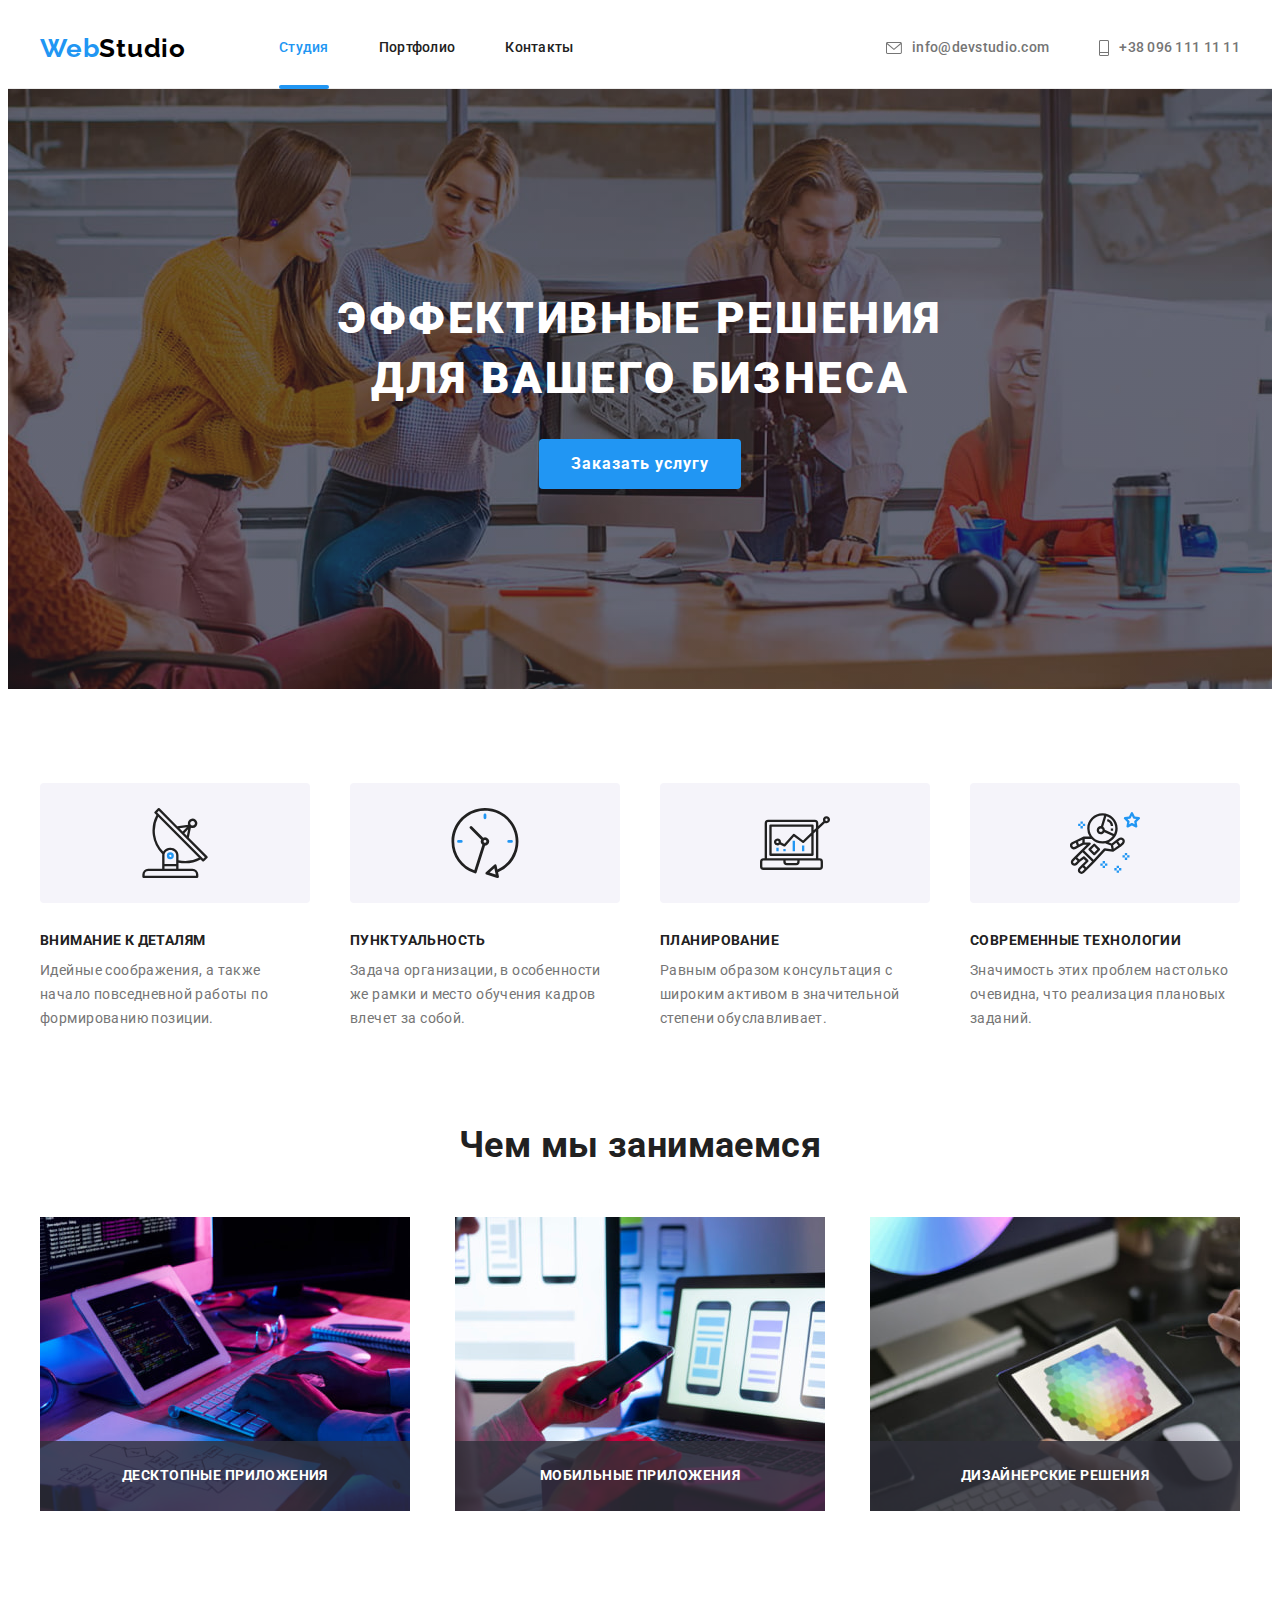
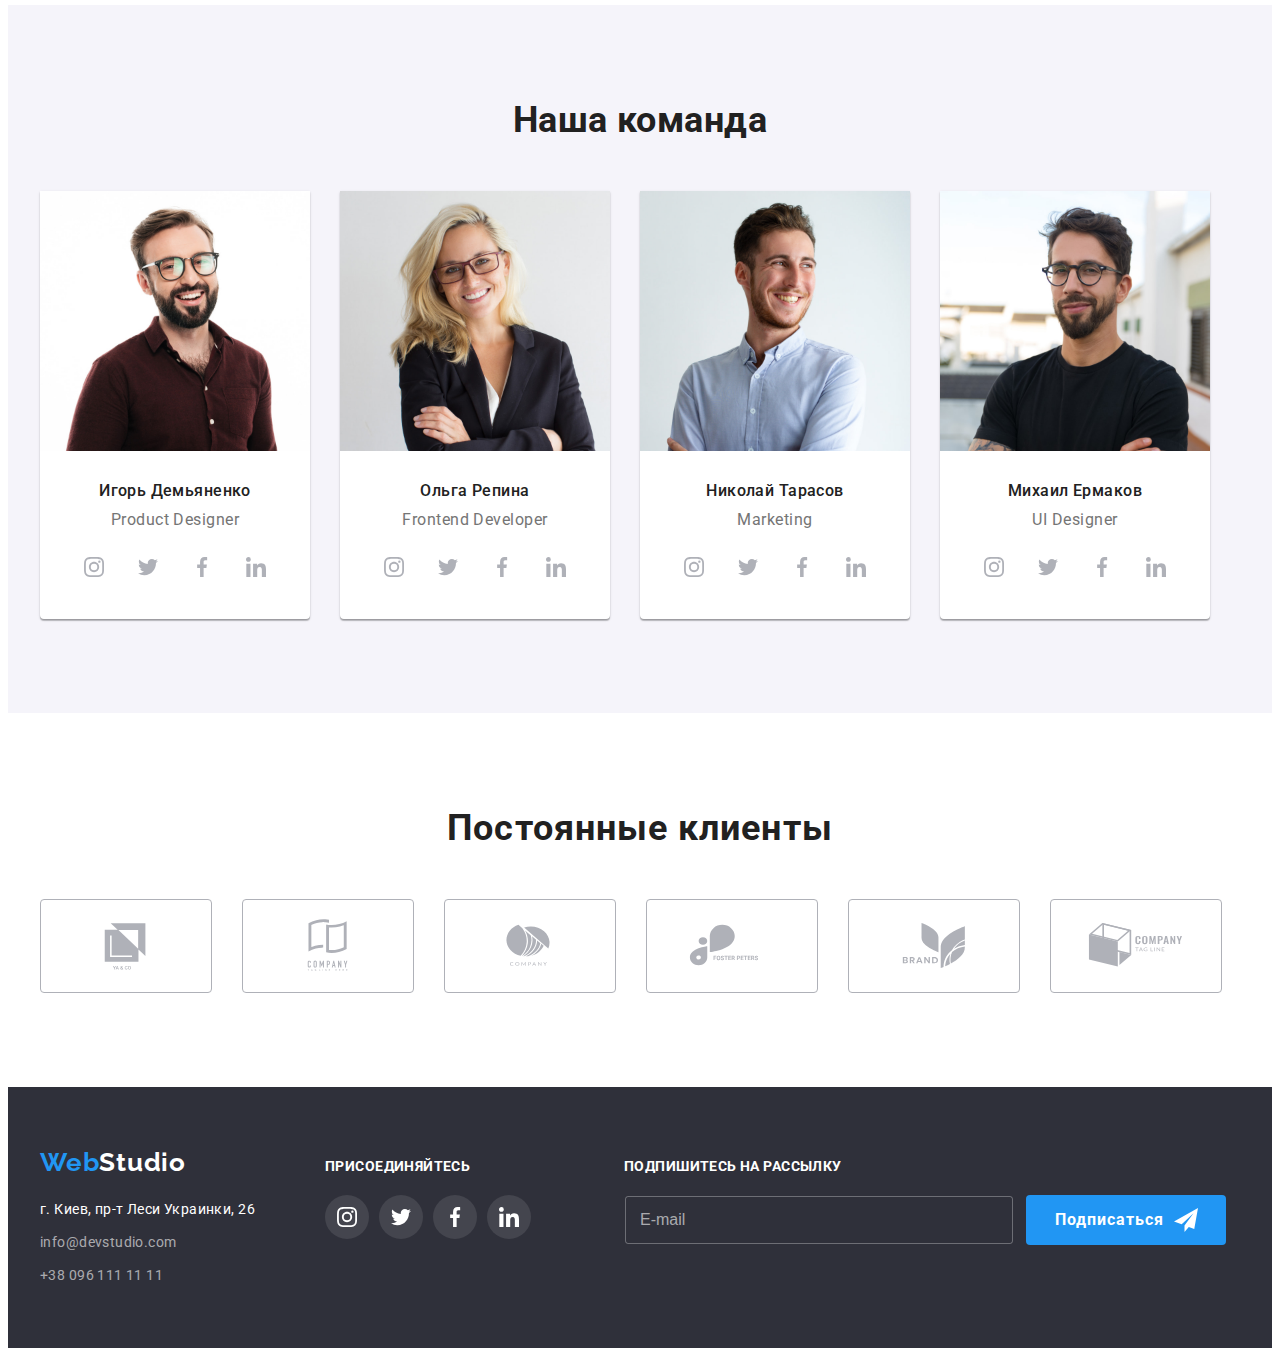
<file: index.html>
<!DOCTYPE html>
<html lang="ru">
  <head>
    <meta charset="UTF-8" />
    <meta http-equiv="X-UA-Compatible" content="IE=edge" />
    <meta name="viewport" content="width=device-width, initial-scale=1.0" />
    <title>Document</title>
    <!-- Font styles -->
    <link rel="preconnect" href="https://fonts.googleapis.com" />
    <link rel="preconnect" href="https://fonts.gstatic.com" crossorigin />
    <link
      href="https://fonts.googleapis.com/css2?family=Raleway:wght@700&family=Roboto:wght@400;500;700;900&display=swap"
      rel="stylesheet"
    />
    <!-- Normalize styles -->
    <link
      rel="stylesheet"
      href="https://cdnjs.cloudflare.com/ajax/libs/modern-normalize/1.1.0/modern-normalize.min.css"
      integrity="sha512-wpPYUAdjBVSE4KJnH1VR1HeZfpl1ub8YT/NKx4PuQ5NmX2tKuGu6U/JRp5y+Y8XG2tV+wKQpNHVUX03MfMFn9Q=="
      crossorigin="anonymous"
      referrerpolicy="no-referrer"
    />
    <!-- Custom styles -->
    <link rel="stylesheet" href="./css/style.css" />
  </head>
  <body>
    <!-- Header -->
    <header class="header">
      <div class="container header-container">
        <a
          class="logo header-logo"
          href="./index.html"
          aria-label="Логотип WebStudio"
          >Web<span class="black-logo">Studio</span></a
        >
        <nav class="navigation">
          <ul class="nav-list list">
            <li class="nav-item">
              <a class="nav-link link current" href="./index.html">Студия</a>
            </li>
            <li class="nav-item">
              <a class="nav-link link" href="./portfolio.html">Портфолио</a>
            </li>
            <li class="nav-item">
              <a class="nav-link link" href="">Контакты</a>
            </li>
          </ul>
        </nav>
        <ul class="contacts-list list">
          <li class="contacts-item">
            <a class="contacts-link link" href="mailto:info@devstudio.com">
              <svg class="contacts-icon" width="16" height="12">
                <use href="./images/icons.svg#mail"></use>
              </svg>
              info@devstudio.com</a
            >
          </li>
          <li class="contacts-item">
            <a class="contacts-link link" href="tel:380961111111">
              <svg class="contacts-icon" width="10" height="16">
                <use href="./images/icons.svg#phone"></use>
              </svg>
              +38 096 111 11 11</a
            >
          </li>
        </ul>
      </div>
    </header>
    <!-- Main -->
    <main>
      <!-- Hero section -->
      <section class="section hero">
        <div class="container hero__container">
          <h1 class="hero__title">Эффективные решения для вашего бизнеса</h1>
          <button class="btn hero__btn" type="button" data-modal-open>
            Заказать услугу
          </button>
          <div class="backdrop is-hidden" data-modal>
            <div class="modal-wrapper">
              <button class="btn close-btn" type="button" data-modal-close>
                <svg class="close-btn__icon" width="18" height="18">
                  <use href="./images/icons.svg#icon-close-x"></use>
                </svg>
              </button>
              <form class="modal-form">
                <b class="modal-form__title"
                  >Оставьте свои данные, мы вам перезвоним</b
                >
                <div class="modal-form__wrapper">
                  <label class="modal-form__group">
                    <span class="modal-form__text">Имя</span>
                    <input
                      class="modal-form__field"
                      type="text"
                      name="user-name"
                    />
                    <svg class="modal-form__icon" width="18" height="18">
                      <use href="./images/icons.svg#icon-person-black"></use>
                    </svg>
                  </label>
                </div>
                <div class="modal-form__wrapper">
                  <label class="modal-form__group">
                    <span class="modal-form__text">Телефон</span>
                    <input
                      class="modal-form__field"
                      type="tel"
                      name="user-tel"
                    />
                    <svg class="modal-form__icon" width="18" height="18">
                      <use href="./images/icons.svg#icon-phone-black"></use>
                    </svg>
                  </label>
                </div>
                <div class="modal-form__wrapper">
                  <label class="modal-form__group">
                    <span class="modal-form__text">Почта</span>
                    <input
                      class="modal-form__field"
                      type="email"
                      name="user-mail"
                    />
                    <svg class="modal-form__icon" width="18" height="18">
                      <use href="./images/icons.svg#icon-email-black"></use>
                    </svg>
                  </label>
                </div>
                <div class="modal-form__wrapper">
                  <label class="modal-form__group">
                    <span class="modal-form__text">Комментарий</span>
                    <textarea
                      class="modal-form__field modal-form__field--textarea-style"
                      name="user-comment"
                      rows="6"
                      placeholder="Введите текст"
                    ></textarea>
                  </label>
                </div>
                <div class="modal-form__checkbox-wrapper">
                  <label class="modal-form__checkbox-terms">
                    <input
                      class="modal-form__checkbox visually-hidden"
                      type="checkbox"
                      name="user-policy"
                    />
                    <svg class="modal-form__check-icon" width="16" height="15">
                      <use href="./images/icons.svg#icon-check"></use>
                    </svg>
                    <span
                      >Соглашаюсь с рассылкой и принимаю
                      <a class="modal-form__link" href="" target="_blank"
                        >Условия договора</a
                      ></span
                    >
                  </label>
                </div>
                <button class="btn modal-form__btn" type="submit">
                  Отправить
                </button>
              </form>
            </div>
          </div>
        </div>
      </section>
      <!-- Benefits section -->
      <section class="section benefits">
        <div class="container benefits-container">
          <h2 class="benefits-title visually-hidden">Наши особенности</h2>
          <ul class="benefits-list list">
            <li class="benefits-item">
              <div class="benefits-thumb">
                <svg
                  class="benfits-icon"
                  width="70"
                  height="70"
                  aria-label="Иконка спутниковая антена"
                >
                  <use href="./images/icons.svg#antenna"></use>
                </svg>
              </div>
              <h3 class="item-title">Внимание к деталям</h3>
              <p class="item-text">
                Идейные соображения, а также начало повседневной работы по
                формированию позиции.
              </p>
            </li>
            <li class="benefits-item">
              <div class="benefits-thumb">
                <svg
                  class="benfits-icon"
                  width="70"
                  height="70"
                  aria-label="Иконка спутниковая антена"
                >
                  <use href="./images/icons.svg#clock"></use>
                </svg>
              </div>
              <h3 class="item-title">Пунктуальность</h3>
              <p class="item-text">
                Задача организации, в особенности же рамки и место обучения
                кадров влечет за собой.
              </p>
            </li>
            <li class="benefits-item">
              <div class="benefits-thumb">
                <svg
                  class="benfits-icon"
                  width="70"
                  height="70"
                  aria-label="Иконка спутниковая антена"
                >
                  <use href="./images/icons.svg#diagram"></use>
                </svg>
              </div>
              <h3 class="item-title">Планирование</h3>
              <p class="item-text">
                Равным образом консультация с широким активом в значительной
                степени обуславливает.
              </p>
            </li>
            <li class="benefits-item">
              <div class="benefits-thumb">
                <svg
                  class="benfits-icon"
                  width="70"
                  height="70"
                  aria-label="Иконка спутниковая антена"
                >
                  <use href="./images/icons.svg#astronaut"></use>
                </svg>
              </div>
              <h3 class="item-title">Современные технологии</h3>
              <p class="item-text">
                Значимость этих проблем настолько очевидна, что реализация
                плановых заданий.
              </p>
            </li>
          </ul>
        </div>
      </section>
      <!-- Services section -->
      <section class="section services">
        <div class="container services-container">
          <h2 class="services__title">Чем мы занимаемся</h2>
          <ul class="services-list list">
            <li class="services-item">
              <img
                class="services-img image"
                src="./images/services/backend.jpg"
                alt="Программист печатает код"
                width="370"
                height="294"
              />
              <p class="services-description">Десктопные приложения</p>
            </li>
            <li class="services-item">
              <img
                class="services-img image"
                src="./images/services/frontend.jpg"
                alt="Программист верстает приложение"
                width="370"
                height="294"
              />
              <p class="services-description">Мобильные приложения</p>
            </li>
            <li class="services-item">
              <img
                class="services-img image"
                src="./images/services/design.jpg"
                alt="Дизайнер работает с палитрой"
                width="370"
                height="294"
              />
              <p class="services-description">Дизайнерские решения</p>
            </li>
          </ul>
        </div>
      </section>
      <!-- Team section -->
      <section class="section team">
        <div class="container team-container">
          <h2 class="team-title">Наша команда</h2>
          <ul class="team-list list">
            <li class="member-item">
              <img
                class="image"
                src="./images/members/igor-demyanenko.jpg"
                alt="Игорь Демьяненко"
                width="270"
                height="260"
              />
              <div class="member-item-group">
                <h3 class="member-title">Игорь Демьяненко</h3>
                <p class="member-position" lang="en">Product Designer</p>
                <ul class="team-social-list list">
                  <li class="team-social-item">
                    <a
                      href=""
                      class="social-link link"
                      aria-label="Иконка Instagram"
                    >
                      <svg class="team-social-icons" width="20" height="20">
                        <use href="./images/icons.svg#instagram"></use>
                      </svg>
                    </a>
                  </li>
                  <li class="team-social-item">
                    <a
                      href=""
                      class="social-link link"
                      aria-label="Иконка Twitter"
                    >
                      <svg class="team-social-icons" width="20" height="20">
                        <use href="./images/icons.svg#twitter"></use>
                      </svg>
                    </a>
                  </li>
                  <li class="team-social-item">
                    <a
                      href=""
                      class="social-link link"
                      aria-label="Иконка Facebook"
                    >
                      <svg class="team-social-icons" width="20" height="20">
                        <use href="./images/icons.svg#facebook"></use>
                      </svg>
                    </a>
                  </li>
                  <li class="team-social-item">
                    <a
                      href=""
                      class="social-link link"
                      aria-label="Иконка LinkedIn"
                    >
                      <svg class="team-social-icons" width="20" height="20">
                        <use href="./images/icons.svg#linkedin"></use>
                      </svg>
                    </a>
                  </li>
                </ul>
              </div>
            </li>
            <li class="member-item">
              <img
                class="image"
                src="./images/members/olga-repina.jpg"
                alt="Ольга Репина"
                width="270"
                height="260"
              />
              <div class="member-item-group">
                <h3 class="member-title">Ольга Репина</h3>
                <p class="member-position" lang="en">Frontend Developer</p>
                <ul class="team-social-list list">
                  <li class="team-social-item">
                    <a
                      href=""
                      class="social-link link"
                      aria-label="Иконка Instagram"
                    >
                      <svg class="team-social-icons" width="20" height="20">
                        <use href="./images/icons.svg#instagram"></use>
                      </svg>
                    </a>
                  </li>
                  <li class="team-social-item">
                    <a
                      href=""
                      class="social-link link"
                      aria-label="Иконка Twitter"
                    >
                      <svg class="team-social-icons" width="20" height="20">
                        <use href="./images/icons.svg#twitter"></use>
                      </svg>
                    </a>
                  </li>
                  <li class="team-social-item">
                    <a
                      href=""
                      class="social-link link"
                      aria-label="Иконка Facebook"
                    >
                      <svg class="team-social-icons" width="20" height="20">
                        <use href="./images/icons.svg#facebook"></use>
                      </svg>
                    </a>
                  </li>
                  <li class="team-social-item">
                    <a
                      href=""
                      class="social-link link"
                      aria-label="Иконка LinkedIn"
                    >
                      <svg class="team-social-icons" width="20" height="20">
                        <use href="./images/icons.svg#linkedin"></use>
                      </svg>
                    </a>
                  </li>
                </ul>
              </div>
            </li>
            <li class="member-item">
              <img
                class="image"
                src="./images/members/nikolaj-tarasov.jpg"
                alt="Николай Тарасов"
                width="270"
                height="260"
              />
              <div class="member-item-group">
                <h3 class="member-title">Николай Тарасов</h3>
                <p class="member-position" lang="en">Marketing</p>
                <ul class="team-social-list list">
                  <li class="team-social-item">
                    <a
                      href=""
                      class="social-link link"
                      aria-label="Иконка Instagram"
                    >
                      <svg class="team-social-icons" width="20" height="20">
                        <use href="./images/icons.svg#instagram"></use>
                      </svg>
                    </a>
                  </li>
                  <li class="team-social-item">
                    <a
                      href=""
                      class="social-link link"
                      aria-label="Иконка Twitter"
                    >
                      <svg class="team-social-icons" width="20" height="20">
                        <use href="./images/icons.svg#twitter"></use>
                      </svg>
                    </a>
                  </li>
                  <li class="team-social-item">
                    <a
                      href=""
                      class="social-link link"
                      aria-label="Иконка Facebook"
                    >
                      <svg class="team-social-icons" width="20" height="20">
                        <use href="./images/icons.svg#facebook"></use>
                      </svg>
                    </a>
                  </li>
                  <li class="team-social-item">
                    <a
                      href=""
                      class="social-link link"
                      aria-label="Иконка LinkedIn"
                    >
                      <svg class="team-social-icons" width="20" height="20">
                        <use href="./images/icons.svg#linkedin"></use>
                      </svg>
                    </a>
                  </li>
                </ul>
              </div>
            </li>
            <li class="member-item">
              <img
                class="image"
                src="./images/members/mihail-ermakov.jpg"
                alt="Михаил Ермаков"
                width="270"
                height="260"
              />
              <div class="member-item-group">
                <h3 class="member-title">Михаил Ермаков</h3>
                <p class="member-position" lang="en">UI Designer</p>
                <ul class="team-social-list list">
                  <li class="team-social-item">
                    <a
                      href=""
                      class="social-link link"
                      aria-label="Иконка Instagram"
                    >
                      <svg class="team-social-icons" width="20" height="20">
                        <use href="./images/icons.svg#instagram"></use>
                      </svg>
                    </a>
                  </li>
                  <li class="team-social-item">
                    <a
                      href=""
                      class="social-link link"
                      aria-label="Иконка Twitter"
                    >
                      <svg class="team-social-icons" width="20" height="20">
                        <use href="./images/icons.svg#twitter"></use>
                      </svg>
                    </a>
                  </li>
                  <li class="team-social-item">
                    <a
                      href=""
                      class="social-link link"
                      aria-label="Иконка Facebook"
                    >
                      <svg class="team-social-icons" width="20" height="20">
                        <use href="./images/icons.svg#facebook"></use>
                      </svg>
                    </a>
                  </li>
                  <li class="team-social-item">
                    <a
                      href=""
                      class="social-link link"
                      aria-label="Иконка LinkedIn"
                    >
                      <svg class="team-social-icons" width="20" height="20">
                        <use href="./images/icons.svg#linkedin"></use>
                      </svg>
                    </a>
                  </li>
                </ul>
              </div>
            </li>
          </ul>
        </div>
      </section>
      <section class="section clients">
        <div class="container">
          <h2 class="clients-title">Постоянные клиенты</h2>
          <ul class="clients-list list">
            <li class="clients-item">
              <a href="" class="clients-link link"
                ><svg class="clients-icon" width="106" height="60">
                  <use href="./images/icons.svg#company-1"></use></svg
              ></a>
            </li>
            <li class="clients-item">
              <a href="" class="clients-link link"
                ><svg class="clients-icon" width="106" height="60">
                  <use href="./images/icons.svg#company-2"></use></svg
              ></a>
            </li>
            <li class="clients-item">
              <a href="" class="clients-link link"
                ><svg class="clients-icon" width="106" height="60">
                  <use href="./images/icons.svg#company-3"></use></svg
              ></a>
            </li>
            <li class="clients-item">
              <a href="" class="clients-link link"
                ><svg class="clients-icon" width="106" height="60">
                  <use href="./images/icons.svg#company-4"></use></svg
              ></a>
            </li>
            <li class="clients-item">
              <a href="" class="clients-link link"
                ><svg class="clients-icon" width="106" height="60">
                  <use href="./images/icons.svg#company-5"></use></svg
              ></a>
            </li>
            <li class="clients-item">
              <a href="" class="clients-link link"
                ><svg class="clients-icon" width="106" height="60">
                  <use href="./images/icons.svg#company-6"></use></svg
              ></a>
            </li>
          </ul>
        </div>
      </section>
    </main>
    <!-- Footer -->
    <footer class="footer">
      <div class="container footer-container">
        <div class="address">
          <a
            class="logo footer-logo"
            href="/index.html"
            aria-label="Логотип WebStudio"
            >Web<span class="white-logo">Studio</span></a
          >
          <address class="footer-address">
            <p class="address-text">г. Киев, пр-т Леси Украинки, 26</p>
            <ul class="address-list list">
              <li class="address-item">
                <a class="address-link link" href="mailto:info@devstudio.com"
                  >info@devstudio.com</a
                >
              </li>
              <li class="address-item">
                <a class="address-link link" href="tel:380961111111"
                  >+38 096 111 11 11</a
                >
              </li>
            </ul>
          </address>
        </div>
        <div class="footer-social-links">
          <p class="footer-social-uppertext">Присоединяйтесь</p>
          <ul class="footer-social-list list">
            <li class="footer-social-item">
              <a href="" class="footer-social-link link">
                <svg class="footer-social-icon" width="20" height="20">
                  <use href="./images/icons.svg#instagram"></use>
                </svg>
              </a>
            </li>
            <li class="footer-social-item">
              <a href="" class="footer-social-link link">
                <svg class="footer-social-icon" width="20" height="20">
                  <use href="./images/icons.svg#twitter"></use>
                </svg>
              </a>
            </li>
            <li class="footer-social-item">
              <a href="" class="footer-social-link link">
                <svg class="footer-social-icon" width="20" height="20">
                  <use href="./images/icons.svg#facebook"></use>
                </svg>
              </a>
            </li>
            <li class="footer-social-item">
              <a href="" class="footer-social-link link">
                <svg class="footer-social-icon" width="20" height="20">
                  <use href="./images/icons.svg#linkedin"></use>
                </svg>
              </a>
            </li>
          </ul>
        </div>
        <div class="footer-form-wrapper">
          <p class="footer-form-title">Подпишитесь на рассылку</p>
          <form class="footer-form">
            <input
              type="email"
              class="footer-form-email"
              placeholder="E-mail"
              name="user-email"
            />
            <button class="submit-btn btn" type="submit">
              <span class="submit-btn-description">Подписаться</span>
              <svg class="submit-icon" width="24" height="24">
                <use href="./images/icons.svg#icon-plane"></use>
              </svg>
            </button>
          </form>
        </div>
      </div>
    </footer>
    <script src="./js/modal.js"></script>
  </body>
</html>
</file>
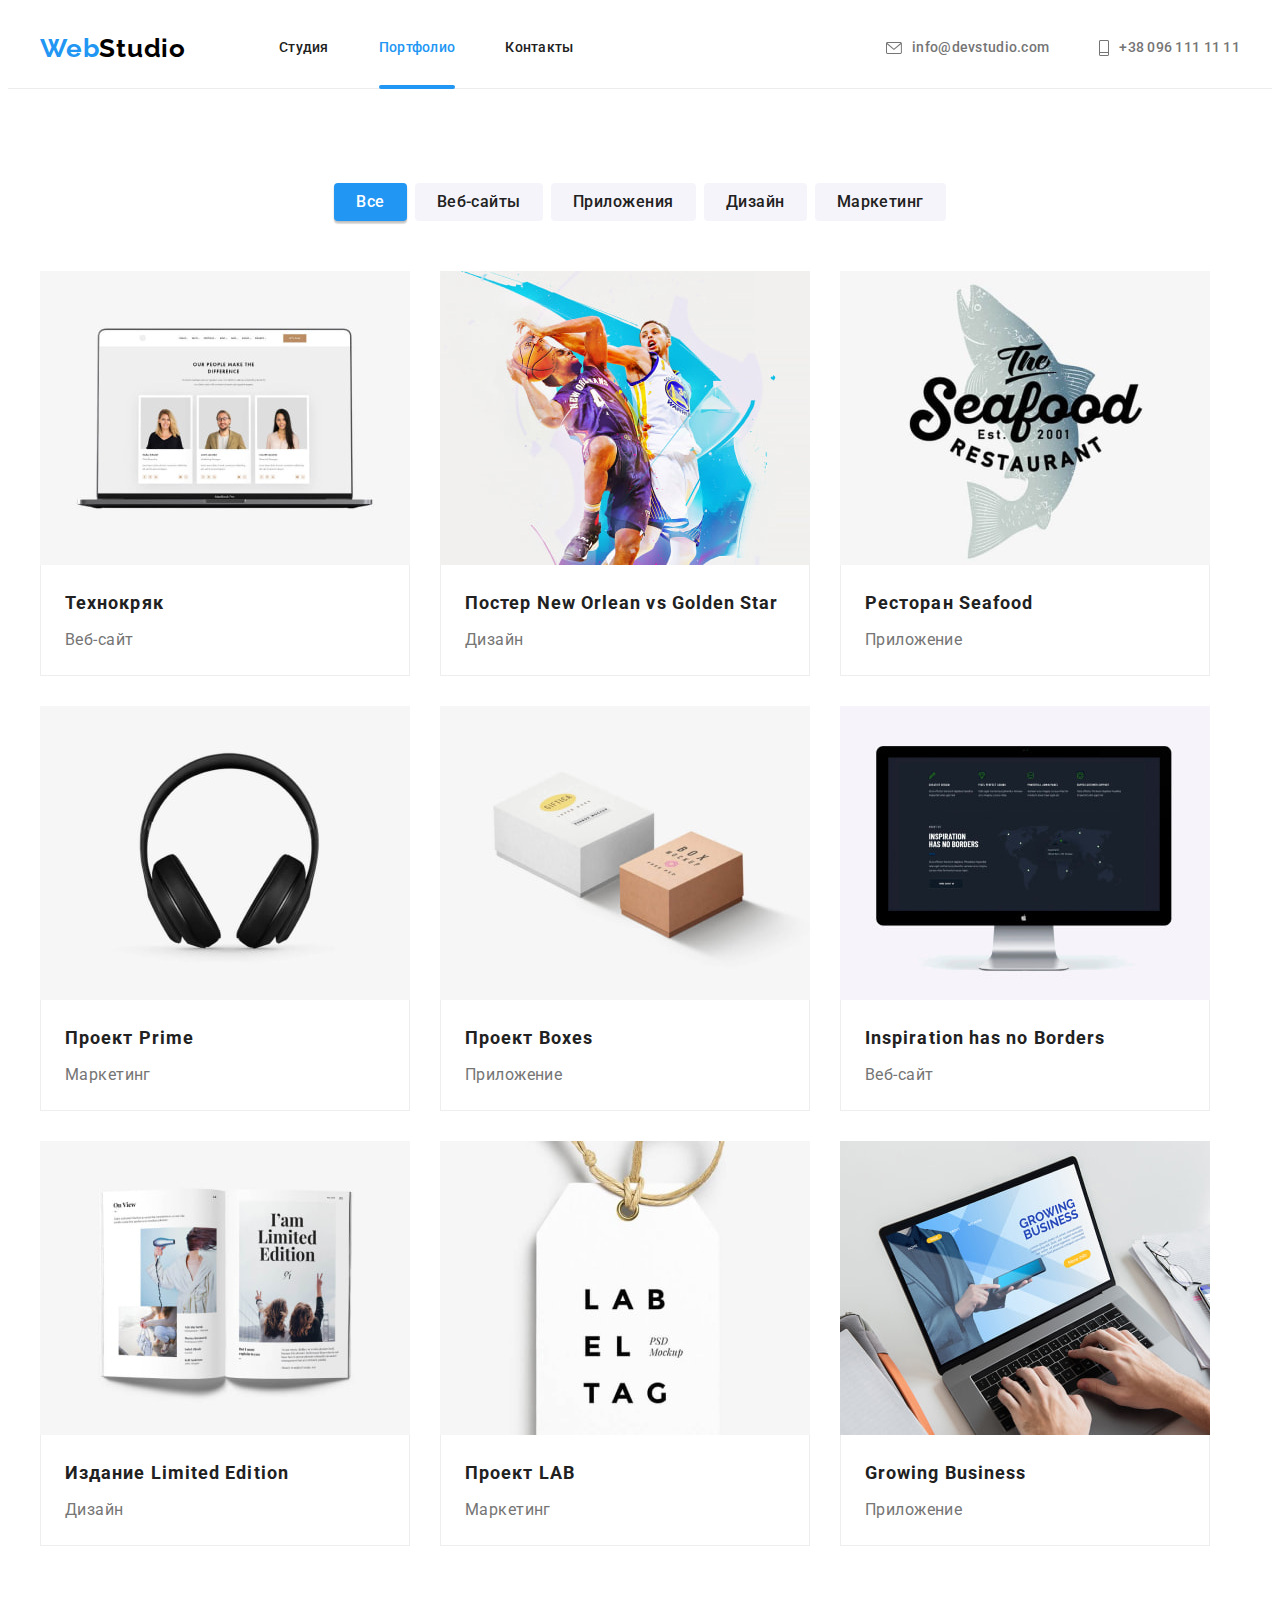
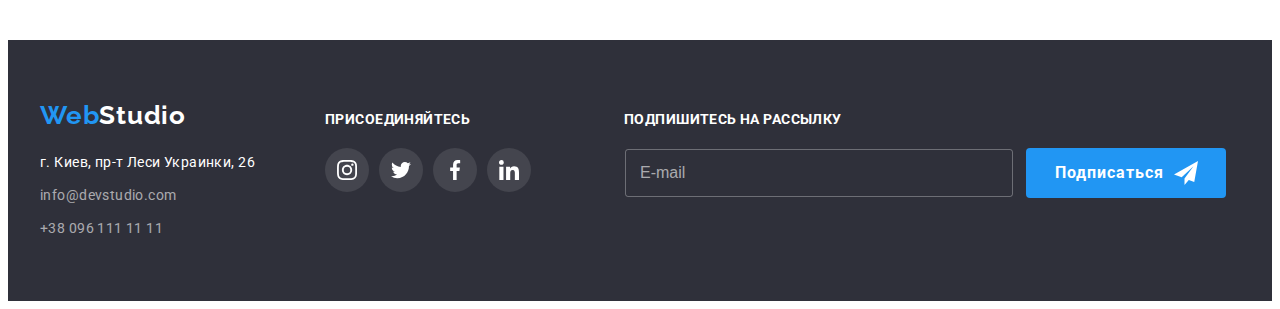
<file: portfolio.html>
<!DOCTYPE html>
<html lang="en">
  <head>
    <meta charset="UTF-8" />
    <meta http-equiv="X-UA-Compatible" content="IE=edge" />
    <meta name="viewport" content="width=device-width, initial-scale=1.0" />
    <title>Document</title>
    <!-- Font styles -->
    <link rel="preconnect" href="https://fonts.googleapis.com" />
    <link rel="preconnect" href="https://fonts.gstatic.com" crossorigin />
    <link
      href="https://fonts.googleapis.com/css2?family=Raleway:wght@700&family=Roboto:wght@400;500;700;900&display=swap"
      rel="stylesheet"
    />
    <!-- Normalize styles -->
    <link
      rel="stylesheet"
      href="https://cdnjs.cloudflare.com/ajax/libs/modern-normalize/1.1.0/modern-normalize.min.css"
      integrity="sha512-wpPYUAdjBVSE4KJnH1VR1HeZfpl1ub8YT/NKx4PuQ5NmX2tKuGu6U/JRp5y+Y8XG2tV+wKQpNHVUX03MfMFn9Q=="
      crossorigin="anonymous"
      referrerpolicy="no-referrer"
    />
    <!-- Custom styles -->
    <link rel="stylesheet" href="./css/style.css" />
  </head>
  <body>
    <!-- Header -->
    <header class="header">
      <div class="container header-container">
        <a
          class="logo header-logo"
          href="./index.html"
          aria-label="Логотип WebStudio"
          >Web<span class="black-logo">Studio</span></a
        >
        <nav class="navigation">
          <ul class="nav-list list">
            <li class="nav-item">
              <a class="nav-link link" href="./index.html">Студия</a>
            </li>
            <li class="nav-item">
              <a class="nav-link link current" href="./portfolio.html"
                >Портфолио</a
              >
            </li>
            <li class="nav-item">
              <a class="nav-link link" href="">Контакты</a>
            </li>
          </ul>
        </nav>
        <ul class="contacts-list list">
          <li class="contacts-item">
            <a class="contacts-link link" href="mailto:info@devstudio.com">
              <svg class="contacts-icon" width="16" height="12">
                <use href="./images/icons.svg#mail"></use>
              </svg>
              info@devstudio.com</a
            >
          </li>
          <li class="contacts-item">
            <a class="contacts-link link" href="tel:380961111111">
              <svg class="contacts-icon" width="10" height="16">
                <use href="./images/icons.svg#phone"></use>
              </svg>
              +38 096 111 11 11</a
            >
          </li>
        </ul>
      </div>
    </header>
    <main>
      <section class="section works">
        <div class="container works-container">
          <h2 class="works-title visually-hidden">Наши работы</h2>
          <ul class="works-filter-list list">
            <li class="works-filter-item">
              <button class="works-btn btn current-btn" type="button">
                Все
              </button>
            </li>
            <li class="works-filter-item">
              <button class="works-btn btn" type="button">Веб-сайты</button>
            </li>
            <li class="works-filter-item">
              <button class="works-btn btn" type="button">Приложения</button>
            </li>
            <li class="works-filter-item">
              <button class="works-btn btn" type="button">Дизайн</button>
            </li>
            <li class="works-filter-item">
              <button class="works-btn btn" type="button">Маркетинг</button>
            </li>
          </ul>
          <ul class="works-list list">
            <li class="works-item">
              <a class="work-link" href=""
                ><div class="thumb">
                  <img
                    class="image"
                    src="./images/works/tehnokryak.jpg"
                    alt="Проект Технокряк"
                    width="370"
                    height="294"
                  />
                  <p class="work-overlay">
                    Ресурс предлагает комплексные предложения с разным уровнем
                    функционала и сервисов. Все это позволит посетителю получить
                    исчерпывающие сведения о компании или частном лице.
                  </p>
                </div>
                <div class="work-container">
                  <h3 class="work-title">Технокряк</h3>
                  <p class="work-text">Веб-сайт</p>
                </div>
              </a>
            </li>
            <li class="works-item">
              <a class="work-link" href=""
                ><div class="thumb">
                  <img
                    class="image"
                    src="./images/works/poster-new-orlean-vs-golden-star.jpg"
                    alt="Постер New Orlean vs Golden Star"
                    width="370"
                    height="294"
                  />
                  <p class="work-overlay">
                    Ресурс предлагает комплексные предложения с разным уровнем
                    функционала и сервисов. Все это позволит посетителю получить
                    исчерпывающие сведения о компании или частном лице.
                  </p>
                </div>
                <div class="work-container">
                  <h3 class="work-title">
                    Постер <span lang="en">New Orlean vs Golden Star</span>
                  </h3>
                  <p class="work-text">Дизайн</p>
                </div></a
              >
            </li>
            <li class="works-item">
              <a class="work-link" href=""
                ><div class="thumb">
                  <img
                    class="image"
                    src="./images/works/restoran-seafood.jpg"
                    alt="Проект ресторан Seafood"
                    width="370"
                    height="294"
                  />
                  <p class="work-overlay">
                    Ресурс предлагает комплексные предложения с разным уровнем
                    функционала и сервисов. Все это позволит посетителю получить
                    исчерпывающие сведения о компании или частном лице.
                  </p>
                </div>
                <div class="work-container">
                  <h3 class="work-title">
                    Ресторан <span lang="en">Seafood</span>
                  </h3>
                  <p class="work-text">Приложение</p>
                </div></a
              >
            </li>
            <li class="works-item">
              <a class="work-link" href=""
                ><div class="thumb">
                  <img
                    class="image"
                    src="./images/works/proekt-prime.jpg"
                    alt="Проект Prime"
                    width="370"
                    height="294"
                  />
                  <p class="work-overlay">
                    Ресурс предлагает комплексные предложения с разным уровнем
                    функционала и сервисов. Все это позволит посетителю получить
                    исчерпывающие сведения о компании или частном лице.
                  </p>
                </div>
                <div class="work-container">
                  <h3 class="work-title">
                    Проект <span lang="en">Prime</span>
                  </h3>
                  <p class="work-text">Маркетинг</p>
                </div></a
              >
            </li>
            <li class="works-item">
              <a class="work-link" href=""
                ><div class="thumb">
                  <img
                    class="image"
                    src="./images/works/proekt-boxes.jpg"
                    alt="Проект Boxes"
                    width="370"
                    height="294"
                  />
                  <p class="work-overlay">
                    Ресурс предлагает комплексные предложения с разным уровнем
                    функционала и сервисов. Все это позволит посетителю получить
                    исчерпывающие сведения о компании или частном лице.
                  </p>
                </div>
                <div class="work-container">
                  <h3 class="work-title">
                    Проект <span lang="en">Boxes</span>
                  </h3>
                  <p class="work-text">Приложение</p>
                </div></a
              >
            </li>
            <li class="works-item">
              <a class="work-link" href=""
                ><div class="thumb">
                  <img
                    class="image"
                    src="./images/works/inspiration-has-no-borders.jpg"
                    alt="Проект Inspiration has no Borders"
                    width="370"
                    height="294"
                  />
                  <p class="work-overlay">
                    Ресурс предлагает комплексные предложения с разным уровнем
                    функционала и сервисов. Все это позволит посетителю получить
                    исчерпывающие сведения о компании или частном лице.
                  </p>
                </div>
                <div class="work-container">
                  <h3 class="work-title" lang="en">
                    Inspiration has no Borders
                  </h3>
                  <p class="work-text">Веб-сайт</p>
                </div></a
              >
            </li>
            <li class="works-item">
              <a class="work-link" href=""
                ><div class="thumb">
                  <img
                    class="image"
                    src="./images/works/izdanie-limited-edition.jpg"
                    alt="Проект издание Limited Edition"
                    width="370"
                    height="294"
                  />
                  <p class="work-overlay">
                    Ресурс предлагает комплексные предложения с разным уровнем
                    функционала и сервисов. Все это позволит посетителю получить
                    исчерпывающие сведения о компании или частном лице.
                  </p>
                </div>
                <div class="work-container">
                  <h3 class="work-title">
                    Издание <span lang="en">Limited Edition</span>
                  </h3>
                  <p class="work-text">Дизайн</p>
                </div></a
              >
            </li>
            <li class="works-item">
              <a class="work-link" href=""
                ><div class="thumb">
                  <img
                    class="image"
                    src="./images/works/proekt-lab.jpg"
                    alt="Проект LAB"
                    width="370"
                    height="294"
                  />
                  <p class="work-overlay">
                    Ресурс предлагает комплексные предложения с разным уровнем
                    функционала и сервисов. Все это позволит посетителю получить
                    исчерпывающие сведения о компании или частном лице.
                  </p>
                </div>
                <div class="work-container">
                  <h3 class="work-title">Проект <span lang="en">LAB</span></h3>
                  <p class="work-text">Маркетинг</p>
                </div></a
              >
            </li>
            <li class="works-item">
              <a class="work-link" href=""
                ><div class="thumb">
                  <img
                    class="image"
                    src="./images/works/growing-business.jpg"
                    alt="Проект Growing Business"
                    width="370"
                    height="294"
                  />
                  <p class="work-overlay">
                    Ресурс предлагает комплексные предложения с разным уровнем
                    функционала и сервисов. Все это позволит посетителю получить
                    исчерпывающие сведения о компании или частном лице.
                  </p>
                </div>
                <div class="work-container">
                  <h3 class="work-title" lang="en">Growing Business</h3>
                  <p class="work-text">Приложение</p>
                </div></a
              >
            </li>
          </ul>
        </div>
      </section>
    </main>
    <footer class="footer">
      <div class="container footer-container">
        <div class="address">
          <a
            class="logo footer-logo"
            href="/index.html"
            aria-label="Логотип WebStudio"
            >Web<span class="white-logo">Studio</span></a
          >
          <address class="footer-address">
            <p class="address-text">г. Киев, пр-т Леси Украинки, 26</p>
            <ul class="address-list list">
              <li class="address-item">
                <a class="address-link link" href="mailto:info@devstudio.com"
                  >info@devstudio.com</a
                >
              </li>
              <li class="address-item">
                <a class="address-link link" href="tel:380961111111"
                  >+38 096 111 11 11</a
                >
              </li>
            </ul>
          </address>
        </div>
        <div class="footer-social-links">
          <p class="footer-social-uppertext">Присоединяйтесь</p>
          <ul class="footer-social-list list">
            <li class="footer-social-item">
              <a href="" class="footer-social-link link">
                <svg class="footer-social-icon" width="20" height="20">
                  <use href="./images/icons.svg#instagram"></use>
                </svg>
              </a>
            </li>
            <li class="footer-social-item">
              <a href="" class="footer-social-link link">
                <svg class="footer-social-icon" width="20" height="20">
                  <use href="./images/icons.svg#twitter"></use>
                </svg>
              </a>
            </li>
            <li class="footer-social-item">
              <a href="" class="footer-social-link link">
                <svg class="footer-social-icon" width="20" height="20">
                  <use href="./images/icons.svg#facebook"></use>
                </svg>
              </a>
            </li>
            <li class="footer-social-item">
              <a href="" class="footer-social-link link">
                <svg class="footer-social-icon" width="20" height="20">
                  <use href="./images/icons.svg#linkedin"></use>
                </svg>
              </a>
            </li>
          </ul>
        </div>
        <div class="footer-form-wrapper">
          <p class="footer-form-title">Подпишитесь на рассылку</p>
          <form class="footer-form">
            <label>
              <input type="email" class="footer-form-email" placeholder="E-mail" name="user-email">
            </label>
            <button class="submit-btn btn" type="submit" />
              <span class="submit-btn-description">Подписаться</span>
              <svg class="submit-icon" width="24" height="24">
                <use href="./images/icons.svg#icon-plane"></use>
              </svg>
            </button>
          </form>
        </div>
      </div>
    </footer>
  </body>
</html>
</file>
<file: css/style.css>
:root {
  /* Fonts */
  --main-font: "Roboto", sans-serif;
  --secondary-font: "Raleway", sans-serif;

  /* Color */
  --main-color: #757575;
  --secondary-color: #212121;
  --secondary-accent-color: #ffffff;
  --accent-color: #2196f3;
  --bg-color: #2f303a;
  --secondary-bg-color: #f5f4fa;
  --grey-bg-color: #c4c4c4;
  --icons-main-color: #afb1b8;

  /* Animations */
  --anim-duration: 250ms;
  --anim-timing-function: cubic-bezier(0.4, 0, 0.2, 1);
}

body {
  font-family: var(--main-font);
  font-weight: 400;
  font-size: 14px;
  line-height: 1.71;
  letter-spacing: 0.03em;

  color: var(--main-color);
  background-color: var(--white-color);
}

h1,
h2,
h3,
h4,
h5,
h6,
p,
ul {
  margin: 0;
  padding: 0;
}

.list {
  list-style: none;
}

.image {
  display: block;
}

.container {
  width: 1200px;
  margin-left: auto;
  margin-right: auto;
  padding-left: 15px;
  padding-right: 15px;
}

.btn {
  padding: 0;
  border: none;

  font-family: inherit;
  cursor: pointer;
}

.section {
  padding-top: 94px;
  padding-bottom: 94px;
}

/* Header */

.header {
  border-bottom: 1px solid #ececec;
}

.header-container {
  display: flex;
  align-items: center;
}

.nav-list {
  display: flex;
}

.contacts-list {
  display: flex;
  align-items: center;
  margin-left: auto;
}

.nav-item:not(:last-child) {
  margin-right: 50px;
}

.nav-link.link {
  display: block;
  padding: 32px 0;

  color: var(--secondary-color);
}

.contacts-item:first-child {
  margin-right: 50px;
}

.contacts-link {
  display: flex;
  align-items: center;
}

.contacts-icon {
  fill: currentColor;
  margin-right: 10px;
}

.link {
  font-family: inherit;
  font-weight: 500;
  font-size: 14px;
  line-height: 1.14;
  letter-spacing: 0.02em;

  text-decoration: none;
  color: var(--main-color);
  transition: color var(--anim-duration) var(--anim-timing-function);
}

.link:hover,
.link:focus {
  color: var(--accent-color);
}

.nav-link.current {
  position: relative;
  color: var(--accent-color);
}

.nav-link.current::after {
  position: absolute;
  bottom: -1px;
  content: "";
  display: block;
  width: 100%;
  height: 4px;
  border-radius: 2px;

  background-color: var(--accent-color);
}
/* Logo */

.logo {
  font-family: var(--secondary-font);
  font-weight: 700;
  font-size: 26px;
  line-height: 1.19;
  letter-spacing: 0.03em;
  text-decoration: none;

  color: var(--accent-color);
}

.header-logo {
  margin-right: 93px;
}

.black-logo {
  color: #000;
}

.white-logo {
  color: #fff;
}

/* Hero section */

.hero {
  padding: 200px 0;
  max-width: 1600px;
  margin-left: auto;
  margin-right: auto;

  background-color: var(--grey-bg-color);
  background-image: linear-gradient(
      to right,
      rgba(47, 48, 58, 0.4),
      rgba(47, 48, 58, 0.4)
    ),
    url(../images/bg/hero-bg.jpg);
  background-repeat: no-repeat;
  background-position: center;
  background-size: cover;
}

.hero__container {
  text-align: center;
}

.hero__title {
  max-width: 696px;
  margin-left: auto;
  margin-right: auto;
  margin-bottom: 30px;

  font-weight: 900;
  font-size: 44px;
  line-height: 1.36;
  letter-spacing: 0.06em;
  text-transform: uppercase;

  color: var(--secondary-accent-color);
}

.hero__btn {
  padding: 10px 32px;
  border-radius: 4px;

  font-weight: 700;
  font-size: 16px;
  line-height: 1.88;
  letter-spacing: 0.06em;
  text-align: center;

  color: var(--secondary-accent-color);
  background-color: var(--accent-color);
  transition: background-color var(--anim-duration) var(--anim-timing-function);
}

.hero__btn:hover,
.hero__btn:focus {
  background-color: #188ce8;
}

/* Modal form */

.backdrop {
  position: fixed;
  top: 0;
  left: 0;
  z-index: 1;
  opacity: 1;
  visibility: visible;
  transition: opacity var(--anim-duration) var(--anim-timing-function),
    visibility var(--anim-duration) var(--anim-timing-function);

  width: 100%;
  height: 100%;

  background-color: rgba(0, 0, 0, 0.2);
}

.backdrop.is-hidden {
  opacity: 0;
  visibility: hidden;
  pointer-events: none;
}

.modal-wrapper {
  position: absolute;
  top: 50%;
  left: 50%;
  z-index: 1;
  transform: translate(-50%, -50%) scale(1);
  transition: transform var(--anim-duration) var(--anim-timing-function);

  width: 528px;
  height: 581px;
}

.backdrop.is-hidden .modal-wrapper {
  transform: translate(-50%, -50%) scale(0.25);
}

.modal-form {
  width: 100%;
  height: 100%;
  padding: 40px;
  border-radius: 4px;

  background-color: var(--secondary-accent-color);
}

.close-btn {
  position: absolute;
  top: 8px;
  right: 8px;

  display: flex;
  justify-content: center;
  align-items: center;

  width: 30px;
  height: 30px;
  border: 1px solid rgba(0, 0, 0, 0.1);
  border-radius: 50%;

  color: #000;
  background-color: transparent;
  transition: color var(--anim-duration) var(--anim-timing-function);
}

.close-btn:hover,
.close-btn:focus {
  color: var(--accent-color);
}

.close-btn__icon {
  fill: currentColor;
}

.modal-form__title {
  display: block;
  font-size: 20px;
  line-height: 1.15;
  margin-bottom: 12px;

  color: var(--secondary-color);
}

.modal-form__wrapper {
  margin-bottom: 10px;
}

.modal-form__checkbox-wrapper {
  margin-top: 20px;
  margin-bottom: 30px;
}

.modal-form__group {
  position: relative;

  display: flex;
  flex-direction: column;
  align-items: flex-start;
}

.modal-form__field:hover,
.modal-form__field:focus {
  border-color: var(--accent-color);
}

.modal-form__field:hover + .modal-form__icon,
.modal-form__field:focus + .modal-form__icon {
  fill: var(--accent-color);
}

.modal-form__text {
  margin-bottom: 4px;

  font-size: 12px;
  line-height: 1.17;
  letter-spacing: 0.01em;
}

.modal-form__field {
  width: 100%;
  padding: 11px 12px 11px 31px;
  border: 1px solid rgba(33, 33, 33, 0.2);
  border-radius: 4px;
  outline: transparent;

  transition: border-color var(--anim-duration) var(--anim-timing-function);
}

.modal-form__icon {
  position: absolute;
  bottom: 11px;
  left: 12px;

  fill: var(--secondary-color);
  transition: fill var(--anim-duration) var(--anim-timing-function);
}

.modal-form__field--textarea-style {
  resize: none;
  padding: 12px 16px 10px;
}

.modal-form__field--textarea-style::placeholder {
  font-weight: 400;
  font-size: 14px;
  line-height: 1.14;
  letter-spacing: 0.01em;

  color: rgba(117, 117, 117, 0.5);
}

.modal-form__checkbox-terms {
  display: flex;
  justify-content: center;
  align-items: center;
}

.modal-form__checkbox {
  position: absolute;
  top: 0;
  left: 0;
}

.modal-form__check-icon {
  margin-right: 8px;
  outline: 2px solid var(--secondary-color);
  outline-offset: -2px;
  border-radius: 2px;

  fill: var(--secondary-accent-color);

  transition: background-color var(--anim-duration) var(--anim-timing-function);
}

.modal-form__checkbox:checked + .modal-form__check-icon {
  outline: transparent;
  background-color: var(--accent-color);
}

.modal-form__link {
  color: var(--accent-color);
  transition: color var(--anim-duration) var(--anim-timing-function);
}

.modal-form__link:hover,
.modal-form__link:focus {
  color: #188ce8;
}

.modal-form__btn {
  font-weight: 700;
  font-size: 16px;
  line-height: 1.88;
  letter-spacing: 0.06em;
  padding: 10px 56px;
  border-radius: 4px;

  color: var(--secondary-accent-color);
  background-color: var(--accent-color);
  box-shadow: 0px 4px 4px rgba(0, 0, 0, 0.15);
  transition: background-color var(--anim-duration) var(--anim-timing-function);
}

.modal-form__btn:hover,
.modal-form__btn:focus {
  background-color: #188ce8;
}

/* Benefits section */

.benefits-list {
  display: flex;
  justify-content: space-between;
}

.benefits-item {
  display: inline-block;
  width: 270px;
  margin-right: 30px;
}

.benefits-item:last-child {
  margin-right: 0;
}

.item-title {
  margin-bottom: 10px;
  font-weight: 700;
  font-size: inherit;
  line-height: 1.14;
  text-transform: uppercase;
}

.item-text {
  display: inline;
}

.benefits-thumb {
  display: flex;
  justify-content: center;
  align-items: center;
  height: 120px;
  margin-bottom: 30px;

  border-radius: 4px;
  background-color: var(--secondary-bg-color);
}

.benefits-icon {
  --color1: #212121;
  --color2: #2196f3;
}

/* Services section */

.services {
  padding-top: 0;
}

.services__title {
  margin-bottom: 50px;

  font-weight: 700;
  font-size: 36px;
  line-height: 1.17;
  text-align: center;

  color: var(--secondary-color);
}

.services-list {
  display: flex;
  justify-content: space-between;
}

.services-item {
  position: relative;
  margin-right: 30px;
}

.services-item:last-child {
  margin-right: 0;
}

.services-description {
  position: absolute;
  bottom: 0;
  padding-top: 27px;
  padding-bottom: 27px;
  width: 100%;

  font-weight: 700;
  line-height: 1.14;
  text-align: center;
  text-transform: uppercase;

  color: var(--secondary-accent-color);
  background-color: rgba(47, 48, 58, 0.8);
}

/* Team section */

.team {
  background-color: var(--secondary-bg-color);
}

.team-title {
  margin-bottom: 50px;
}

.team-list {
  display: flex;
}

.member-item {
  margin-right: 30px;

  background-color: var(--secondary-accent-color);
  box-shadow: 0px 1px 3px rgba(0, 0, 0, 0.12), 0px 1px 1px rgba(0, 0, 0, 0.14),
    0px 2px 1px rgba(0, 0, 0, 0.2);
  border-radius: 0px 0px 4px 4px;
}

.member-item:last-child {
  margin-right: 0px;
}

.member-item-group {
  padding: 30px 0;
}

.member-title {
  margin-bottom: 10px;
  font-weight: 500;
  font-size: 16px;
  line-height: 1.19;
  text-align: center;
}

.member-position {
  margin-bottom: 16px;

  font-size: 16px;
  line-height: 1.19;
  text-align: center;
  letter-spacing: 0.03em;
}

.team-social-list {
  display: flex;
  justify-content: center;
}

.team-social-item:not(:last-child) {
  margin-right: 10px;
}

.social-link {
  display: flex;
  justify-content: center;
  align-items: center;

  width: 44px;
  height: 44px;
  border-radius: 50%;

  color: var(--icons-main-color);
  transition: background-color var(--anim-duration) var(--anim-timing-function),
    color var(--anim-duration) var(--anim-timing-function);
}

.social-link:hover,
.social-link:focus {
  background-color: var(--accent-color);
  color: var(--secondary-accent-color);

  /* border-radius: 50%; */
}

.team-social-icons {
  fill: currentColor;
}

/* Clients section */

.clients-title {
  margin-bottom: 50px;

  font-weight: 700;
  font-size: 36px;
  line-height: 1.17;
  text-align: center;
  letter-spacing: 0.03em;

  color: var(--secondary-color);
}

.clients-list {
  display: flex;
}

.clients-item {
  margin-right: 30px;
}

.clients-item:last-child {
  margin-right: 0;
}

.clients-link {
  display: flex;
  justify-content: center;
  align-items: center;

  width: 170px;
  height: 92px;

  border: 1px solid var(--icons-main-color);
  border-radius: 4px;
  color: var(--icons-main-color);

  transition: color var(--anim-duration) var(--anim-timing-function),
    border-color var(--anim-duration) var(--anim-timing-function);
}

.clients-link:hover,
.clients-link:focus {
  color: var(--accent-color);
  border-color: var(--accent-color);
}

.clients-icon {
  fill: currentColor;
}

/* Footer */

.footer {
  background-color: var(--bg-color);
  padding-top: 60px;
  padding-bottom: 60px;
}

.footer-logo {
  display: inline-block;
  margin-bottom: 20px;
}

.address-text,
.address-item:not(:last-child) {
  margin-bottom: 9px;
}

.address-link {
  font-weight: 400;
  font-size: 14px;
  line-height: 1.71;
  letter-spacing: 0.03em;

  color: rgba(255, 255, 255, 0.6);
}

.footer-container {
  display: flex;
  align-items: baseline;
}

.address {
  margin-right: 70px;
}

.footer-social-links {
  margin-right: 93px;
}

.footer-social-uppertext {
  margin-bottom: 20px;

  font-weight: 700;
  line-height: 1.14;
  text-transform: uppercase;

  color: var(--secondary-accent-color);
}

.footer-social-list {
  display: flex;
}

.footer-social-item {
  margin-right: 10px;
}

.footer-social-item:last-child {
  margin-right: 0;
}

.footer-social-link {
  display: flex;
  justify-content: center;
  align-items: center;

  width: 44px;
  height: 44px;
  border-radius: 50%;

  background-color: #44454e;
  color: var(--secondary-accent-color);

  transition: background-color var(--anim-duration) var(--anim-timing-function);
}

.footer-social-link:hover,
.footer-social-link:focus {
  background-color: var(--accent-color);
  color: var(--secondary-accent-color);
}

.footer-social-icon {
  fill: currentColor;
}

.footer-address {
  font-style: normal;
  color: var(--secondary-accent-color);
}

.footer-form-title {
  margin-bottom: 20px;

  font-weight: 700;
  line-height: 1.14;
  text-transform: uppercase;

  color: var(--secondary-accent-color);
}

.footer-form {
  display: flex;
}

.footer-form-email {
  margin-right: 12px;
  padding: 15px 16px;
  width: 358px;

  font-size: 16px;
  line-height: 1.25;
  border: none;
  outline: 1px solid rgba(255, 255, 255, 0.3);
  outline-offset: -2px;
  border-radius: 4px;

  color: var(--secondary-accent-color);
  background-color: transparent;
}

.footer-form-email::placeholder {
  color: rgba(255, 255, 255, 0.6);
}

.submit-btn {
  display: flex;
  align-items: center;
  padding: 10px 28px 10px 29px;
  font-weight: 700;
  font-size: 16px;
  line-height: 1.88;
  letter-spacing: 0.06em;
  border-radius: 4px;

  color: var(--secondary-accent-color);
  background-color: var(--accent-color);
  transition: background-color var(--anim-duration) var(--anim-timing-function);
}

.submit-btn:hover,
.submit-btn:focus {
  background-color: #188ce8;
  outline: transparent;
}

.submit-btn-description {
  margin-right: 10px;
}

.submit-icon {
  fill: currentColor;
}

/* Works section */

.work-title {
  margin-bottom: 4px;
  font-weight: 700;
  font-size: 18px;
  line-height: 2;
  letter-spacing: 0.06em;
}

.works-filter-list {
  display: flex;
  justify-content: center;
  margin-bottom: 50px;
}

.works-filter-item {
  margin-right: 8px;
}

.works-filter-item:last-child {
  margin-right: 0;
}

.works-list {
  display: flex;
  flex-wrap: wrap;
}

.works-item {
  max-width: 370px;
  margin-right: 30px;
  margin-bottom: 30px;
}

.works-item:nth-child(3n) {
  margin-right: 0;
}

.works-item:nth-last-child(-n + 3) {
  margin-bottom: 0;
}

.work-container {
  padding: 20px 24px;
  border: 1px solid #eee;
  border-top: none;
}

.work-link {
  display: block;
  font-family: inherit;
  text-decoration: none;

  color: currentColor;

  transition: box-shadow var(--anim-duration) var(--anim-timing-function);
}

.work-link:hover,
.work-link:focus {
  box-shadow: 0px 1px 1px rgba(0, 0, 0, 0.12), 0px 4px 4px rgba(0, 0, 0, 0.06),
    1px 4px 6px rgba(0, 0, 0, 0.16);
}

.thumb {
  position: relative;
  overflow: hidden;
}

.work-overlay {
  position: absolute;
  display: block;
  padding: 63px 24px;
  width: 100%;
  height: 294px;

  font-size: 18px;
  line-height: 1.56;

  color: var(--secondary-accent-color);
  background-color: rgba(33, 150, 243, 0.9);

  transition: transform var(--anim-duration) var(--anim-timing-function);
}

.work-link:hover .work-overlay,
.work-link:focus .work-overlay {
  transform: translateY(-100%);
}

.works-btn {
  padding: 6px 22px;
  font-family: inherit;
  font-weight: 500;
  font-size: 16px;
  line-height: 1.62;
  text-align: center;
  letter-spacing: 0.03em;
  border-radius: 4px;

  color: var(--secondary-color);
  background-color: var(--secondary-bg-color);

  transition: color var(--anim-duration) var(--anim-timing-function),
    background-color var(--anim-duration) var(--anim-timing-function),
    box-shadow var(--anim-duration) var(--anim-timing-function);
}

.works-btn:hover,
.works-btn:focus {
  color: var(--secondary-accent-color);
  background-color: var(--accent-color);

  box-shadow: 0px 3px 1px rgba(0, 0, 0, 0.1), 0px 1px 2px rgba(0, 0, 0, 0.08),
    0px 2px 2px rgba(0, 0, 0, 0.12);
}

.current-btn {
  color: var(--secondary-accent-color);
  background-color: var(--accent-color);
  box-shadow: 0px 3px 1px rgba(0, 0, 0, 0.1), 0px 1px 2px rgba(0, 0, 0, 0.08),
    0px 2px 2px rgba(0, 0, 0, 0.12);
}

.work-text {
  font-size: 16px;
  line-height: 1.88;
}

/* Headings */

.benefits-title,
.team-title,
.works-title {
  font-weight: 700;
  font-size: 36px;
  line-height: 1.17;
  text-align: center;
}

.benefits-title,
.team-title,
.works-title,
.item-title,
.member-title,
.work-title {
  color: var(--secondary-color);
}

/* Visualy hidden */
.visually-hidden {
  position: absolute;
  white-space: nowrap;
  width: 1px;
  height: 1px;
  overflow: hidden;
  border: 0;
  padding: 0;
  clip: rect(0 0 0 0);
  clip-path: inset(50%);
  margin: -1px;
}
</file>
